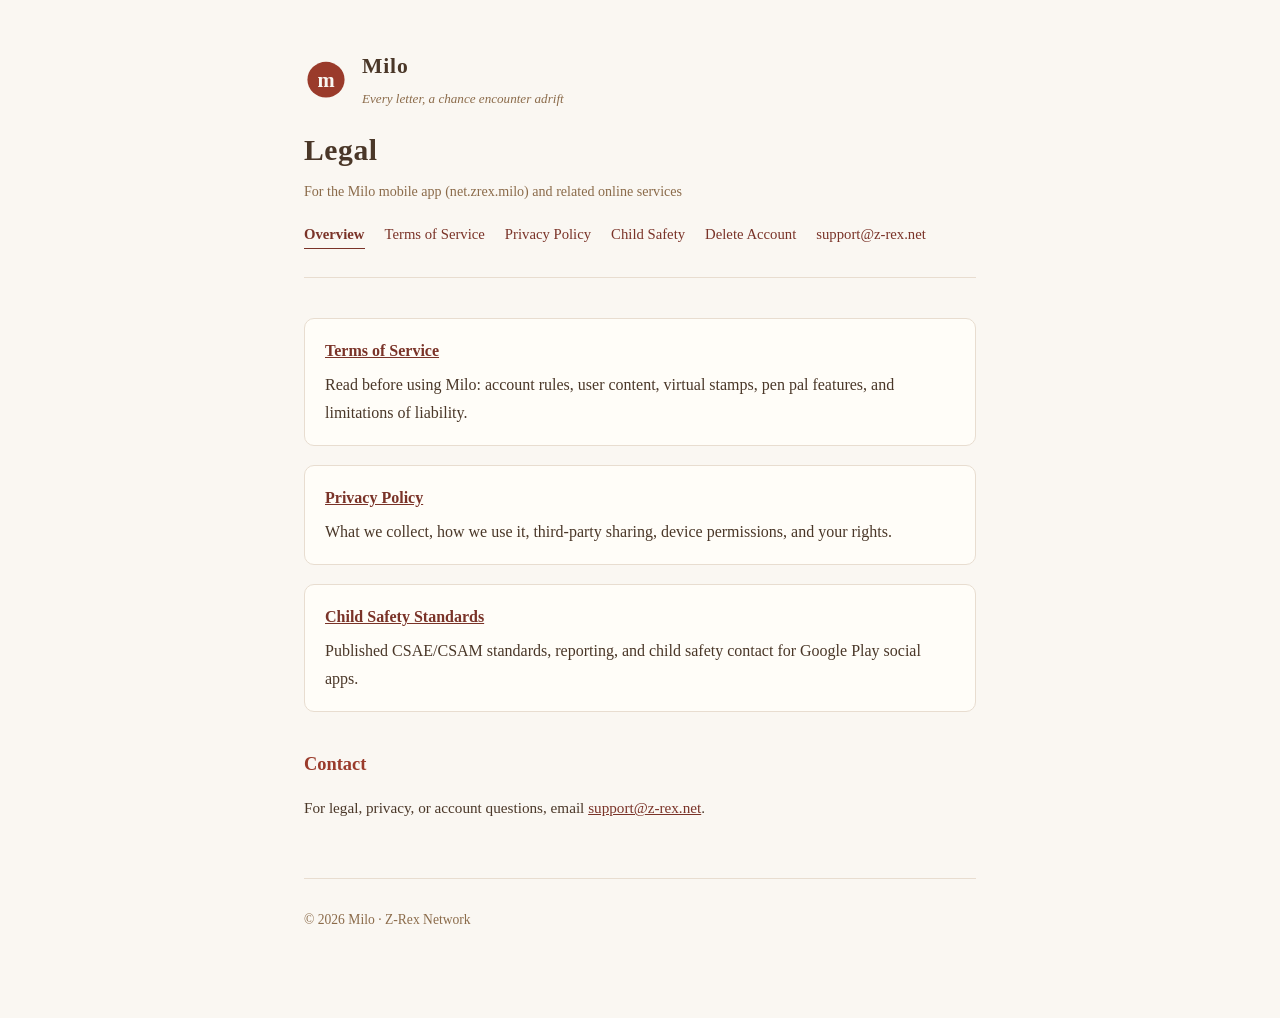
<file: index.html>
<!DOCTYPE html>
<html lang="en">
<head>
  <meta charset="UTF-8">
  <meta name="viewport" content="width=device-width, initial-scale=1.0">
  <meta name="description" content="Milo legal documents: Terms of Service and Privacy Policy">
  <title>Milo · Legal</title>
  <link rel="stylesheet" href="styles.css">
</head>
<body>
  <div class="wrap">
    <header>
      <a class="brand" href="./">
        <svg class="brand-mark" viewBox="0 0 32 32" xmlns="http://www.w3.org/2000/svg" aria-hidden="true">
          <ellipse cx="16" cy="16.5" rx="13.5" ry="13" fill="#9a3b2b"/>
          <text x="16" y="21.5" text-anchor="middle" fill="#f9f7f2" font-family="Georgia, 'Times New Roman', serif" font-size="15" font-weight="600">m</text>
        </svg>
        <span>
          <span class="brand-name">Milo</span>
          <span class="brand-tagline">Every letter, a chance encounter adrift</span>
        </span>
      </a>
      <h1>Legal</h1>
      <p class="meta">For the Milo mobile app (net.zrex.milo) and related online services</p>
      <nav class="legal-nav" aria-label="Legal navigation">
        <a href="index.html" aria-current="page">Overview</a>
        <a href="terms.html">Terms of Service</a>
        <a href="privacy.html">Privacy Policy</a>
        <a href="child-safety.html">Child Safety</a>
        <a href="delete-account/">Delete Account</a>
        <a href="mailto:support@z-rex.net">support@z-rex.net</a>
      </nav>
    </header>

    <main>
      <div class="card">
        <strong><a href="terms.html">Terms of Service</a></strong>
        Read before using Milo: account rules, user content, virtual stamps, pen pal features, and limitations of liability.
      </div>
      <div class="card">
        <strong><a href="privacy.html">Privacy Policy</a></strong>
        What we collect, how we use it, third-party sharing, device permissions, and your rights.
      </div>
      <div class="card">
        <strong><a href="child-safety.html">Child Safety Standards</a></strong>
        Published CSAE/CSAM standards, reporting, and child safety contact for Google Play social apps.
      </div>

      <h2>Contact</h2>
      <p>For legal, privacy, or account questions, email <a href="mailto:support@z-rex.net">support@z-rex.net</a>.</p>
    </main>

    <footer>
      <p>© 2026 Milo · Z-Rex Network</p>
    </footer>
  </div>
</body>
</html>
</file>
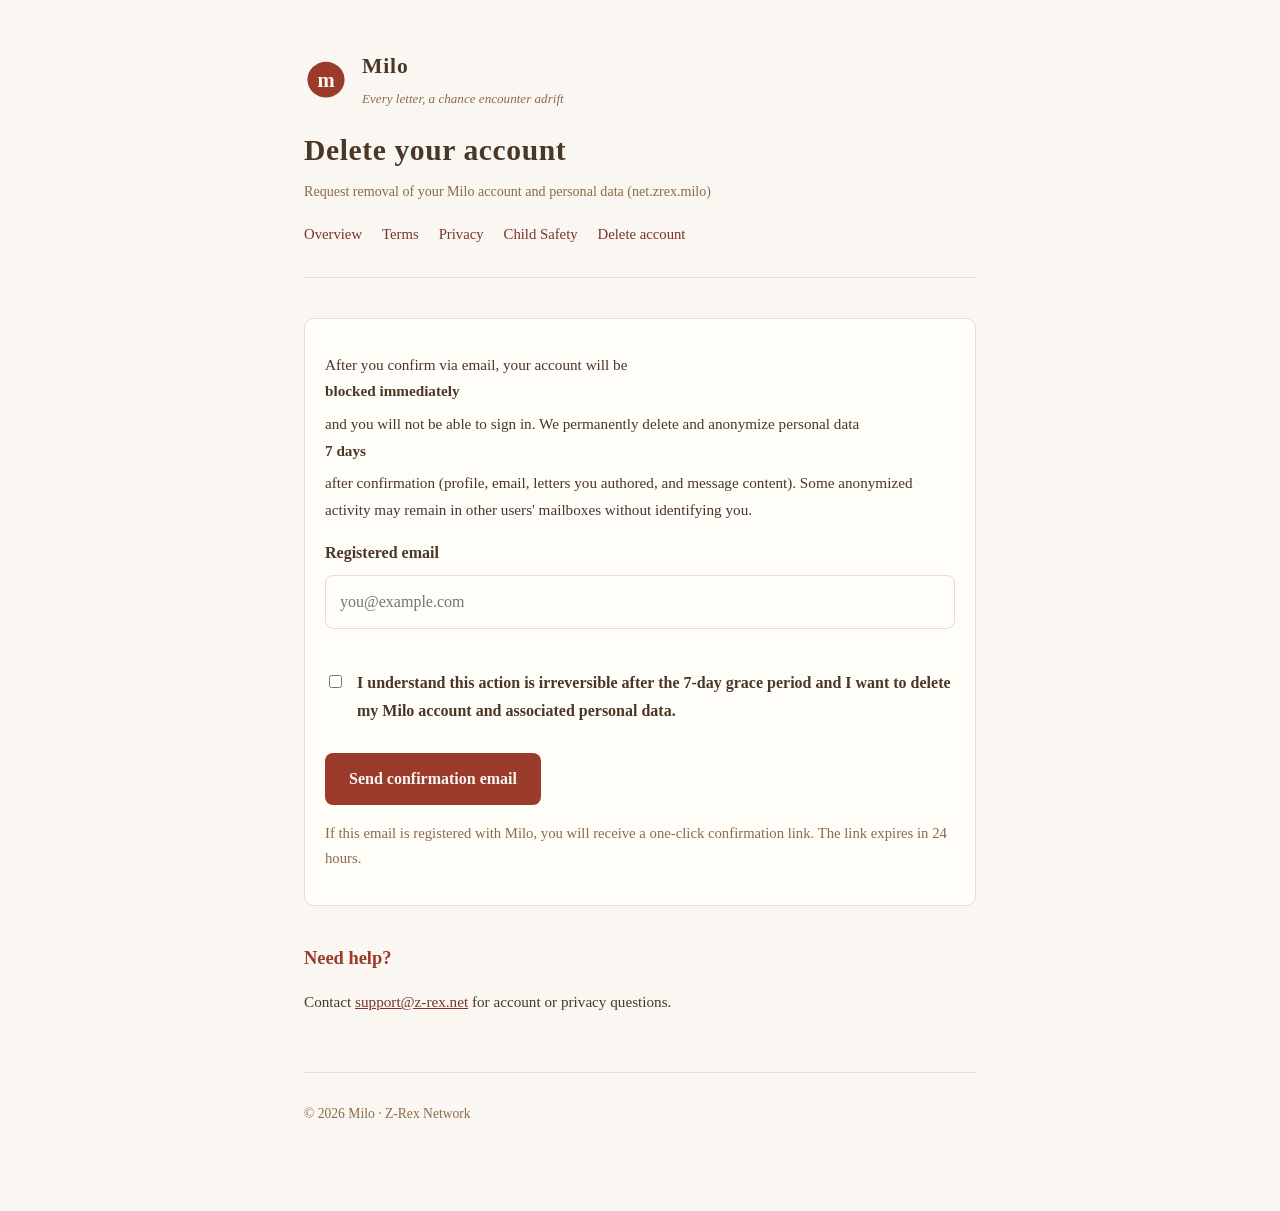
<file: delete-account/index.html>
<!DOCTYPE html>
<html lang="en">
<head>
  <meta charset="UTF-8">
  <meta name="viewport" content="width=device-width, initial-scale=1.0">
  <meta name="description" content="Request deletion of your Milo account and associated data">
  <title>Milo · Delete Account</title>
  <link rel="stylesheet" href="../styles.css">
  <style>
    .form-card label{display:block;margin-bottom:8px;font-weight:600;}
    .form-card input[type=email]{width:100%;padding:12px 14px;border:1px solid var(--border);border-radius:8px;font:inherit;background:var(--paper-elevated);color:var(--ink);margin-bottom:20px;}
    .agree-row{display:flex;gap:12px;align-items:flex-start;margin:20px 0;}
    .agree-row input{margin-top:6px;}
    .btn{display:inline-block;padding:12px 24px;background:var(--accent);color:#faf7f2;border:none;border-radius:8px;font:inherit;font-weight:600;cursor:pointer;}
    .btn:disabled{opacity:.5;cursor:not-allowed;}
    .notice{font-size:.92rem;color:var(--ink-muted);margin-top:16px;}
    .status{margin-top:20px;padding:14px 16px;border-radius:8px;display:none;}
    .status.ok{display:block;background:#eef5ee;color:#2d5a2d;border:1px solid #c8dcc8;}
    .status.err{display:block;background:#faf0ee;color:#7a3328;border:1px solid #e8cfc8;}
  </style>
</head>
<body>
  <div class="wrap">
    <header>
      <a class="brand" href="../">
        <svg class="brand-mark" viewBox="0 0 32 32" xmlns="http://www.w3.org/2000/svg" aria-hidden="true">
          <ellipse cx="16" cy="16.5" rx="13.5" ry="13" fill="#9a3b2b"/>
          <text x="16" y="21.5" text-anchor="middle" fill="#f9f7f2" font-family="Georgia, 'Times New Roman', serif" font-size="15" font-weight="600">m</text>
        </svg>
        <span>
          <span class="brand-name">Milo</span>
          <span class="brand-tagline">Every letter, a chance encounter adrift</span>
        </span>
      </a>
      <h1>Delete your account</h1>
      <p class="meta">Request removal of your Milo account and personal data (net.zrex.milo)</p>
      <nav class="legal-nav" aria-label="Legal navigation">
        <a href="../">Overview</a>
        <a href="../terms.html">Terms</a>
        <a href="../privacy.html">Privacy</a>
        <a href="../child-safety.html">Child Safety</a>
        <a href="./">Delete account</a>
      </nav>
    </header>

    <main>
      <div class="card form-card">
        <p>After you confirm via email, your account will be <strong>blocked immediately</strong> and you will not be able to sign in. We permanently delete and anonymize personal data <strong>7 days</strong> after confirmation (profile, email, letters you authored, and message content). Some anonymized activity may remain in other users' mailboxes without identifying you.</p>

        <form id="delete-form">
          <label for="email">Registered email</label>
          <input id="email" name="email" type="email" required autocomplete="email" placeholder="you@example.com">

          <div class="agree-row">
            <input id="agree" name="agree" type="checkbox" required>
            <label for="agree">I understand this action is irreversible after the 7-day grace period and I want to delete my Milo account and associated personal data.</label>
          </div>

          <button class="btn" type="submit" id="submit-btn">Send confirmation email</button>
        </form>

        <p class="notice">If this email is registered with Milo, you will receive a one-click confirmation link. The link expires in 24 hours.</p>
        <div id="status" class="status" role="status"></div>
      </div>

      <h2>Need help?</h2>
      <p>Contact <a href="mailto:support@z-rex.net">support@z-rex.net</a> for account or privacy questions.</p>
    </main>

    <footer>
      <p>© 2026 Milo · Z-Rex Network</p>
    </footer>
  </div>

  <script>
    const API_BASE = 'https://milo.z-rex.net/api/v1';
    const form = document.getElementById('delete-form');
    const statusEl = document.getElementById('status');
    const submitBtn = document.getElementById('submit-btn');

    function showStatus(msg, ok) {
      statusEl.textContent = msg;
      statusEl.className = 'status ' + (ok ? 'ok' : 'err');
    }

    form.addEventListener('submit', async (e) => {
      e.preventDefault();
      submitBtn.disabled = true;
      statusEl.className = 'status';
      try {
        const email = document.getElementById('email').value.trim();
        const agree = document.getElementById('agree').checked;
        const res = await fetch(API_BASE + '/account/deletion/request', {
          method: 'POST',
          headers: { 'Content-Type': 'application/json' },
          body: JSON.stringify({ email, agree, language: 'en' })
        });
        const data = await res.json().catch(() => ({}));
        if (!res.ok) {
          throw new Error(data.message || 'Request failed');
        }
        let msg = 'If this email is registered, a confirmation link has been sent. Please check your inbox.';
        if (data.data && data.data.debug_link) {
          msg += ' Debug link: ' + data.data.debug_link;
        }
        showStatus(msg, true);
      } catch (err) {
        showStatus(err.message || 'Something went wrong. Please try again later.', false);
      } finally {
        submitBtn.disabled = false;
      }
    });
  </script>
</body>
</html>
</file>
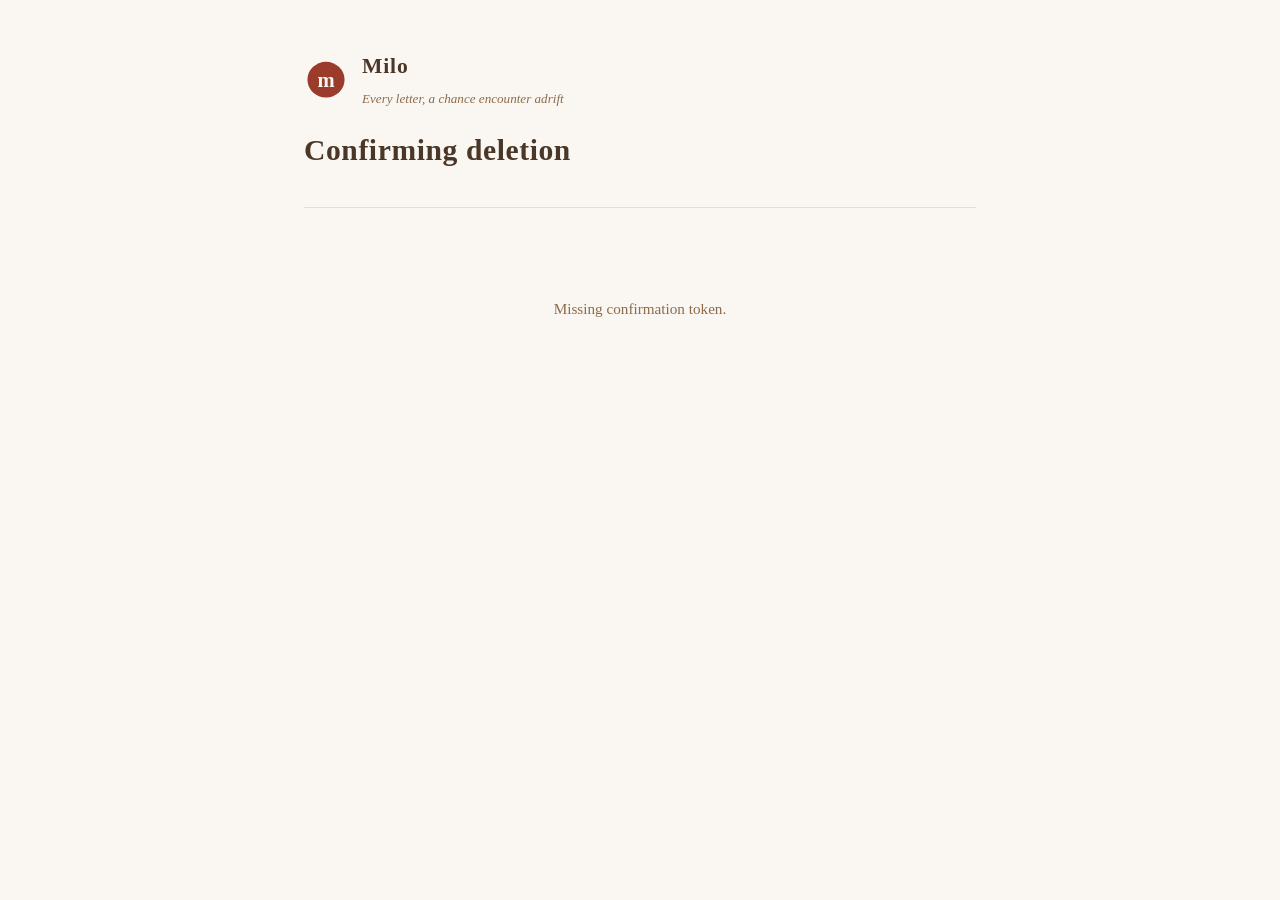
<file: delete-account/confirm/index.html>
<!DOCTYPE html>
<html lang="en">
<head>
  <meta charset="UTF-8">
  <meta name="viewport" content="width=device-width, initial-scale=1.0">
  <title>Milo · Confirming deletion…</title>
  <link rel="stylesheet" href="../../styles.css">
  <style>
    .loading{text-align:center;padding:48px 24px;color:var(--ink-muted);}
  </style>
</head>
<body>
  <div class="wrap">
    <header>
      <a class="brand" href="../../">
        <svg class="brand-mark" viewBox="0 0 32 32" xmlns="http://www.w3.org/2000/svg" aria-hidden="true">
          <ellipse cx="16" cy="16.5" rx="13.5" ry="13" fill="#9a3b2b"/>
          <text x="16" y="21.5" text-anchor="middle" fill="#f9f7f2" font-family="Georgia, 'Times New Roman', serif" font-size="15" font-weight="600">m</text>
        </svg>
        <span>
          <span class="brand-name">Milo</span>
          <span class="brand-tagline">Every letter, a chance encounter adrift</span>
        </span>
      </a>
      <h1>Confirming deletion</h1>
    </header>
    <main>
      <p class="loading" id="msg">Please wait…</p>
    </main>
  </div>
  <script>
    (function () {
      const token = new URLSearchParams(location.search).get('token');
      const api = 'https://milo.z-rex.net/api/v1/account/deletion/confirm';
      if (!token) {
        document.getElementById('msg').textContent = 'Missing confirmation token.';
        return;
      }
      location.replace(api + '?token=' + encodeURIComponent(token));
    })();
  </script>
</body>
</html>
</file>
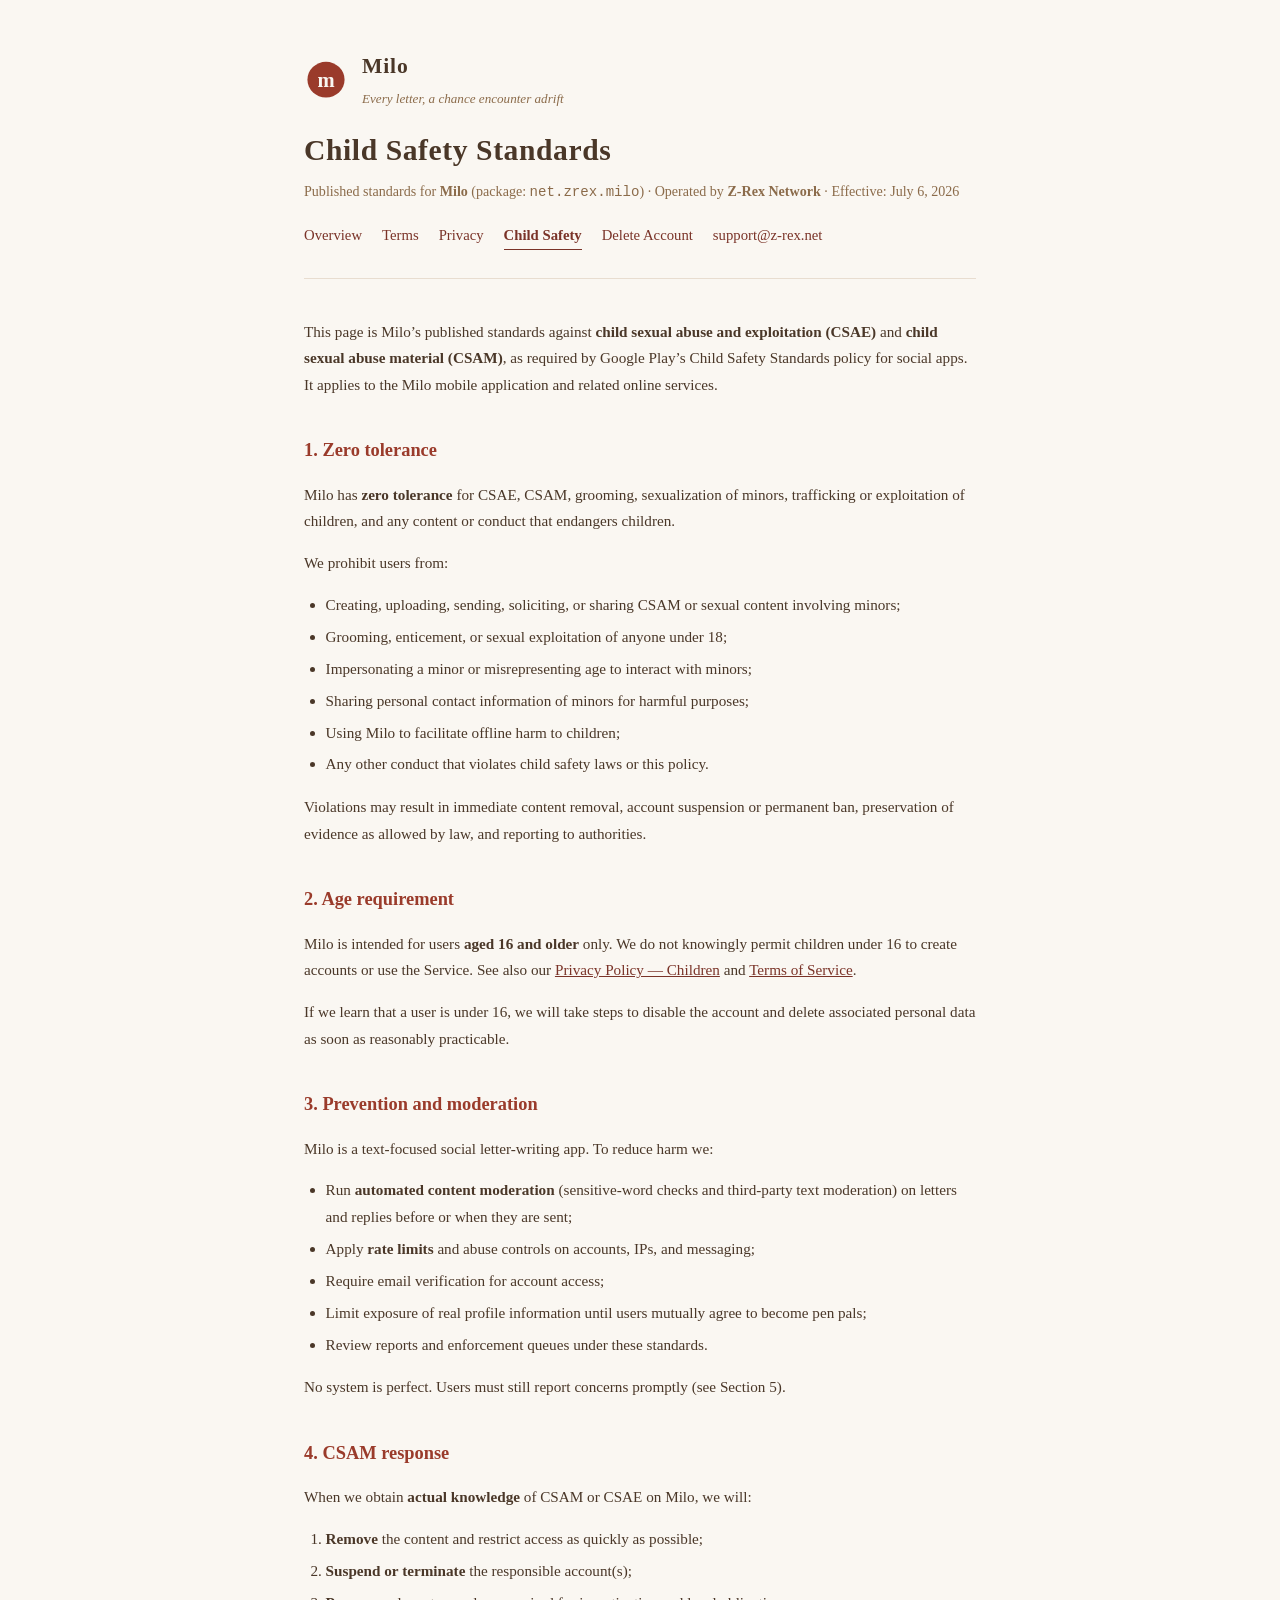
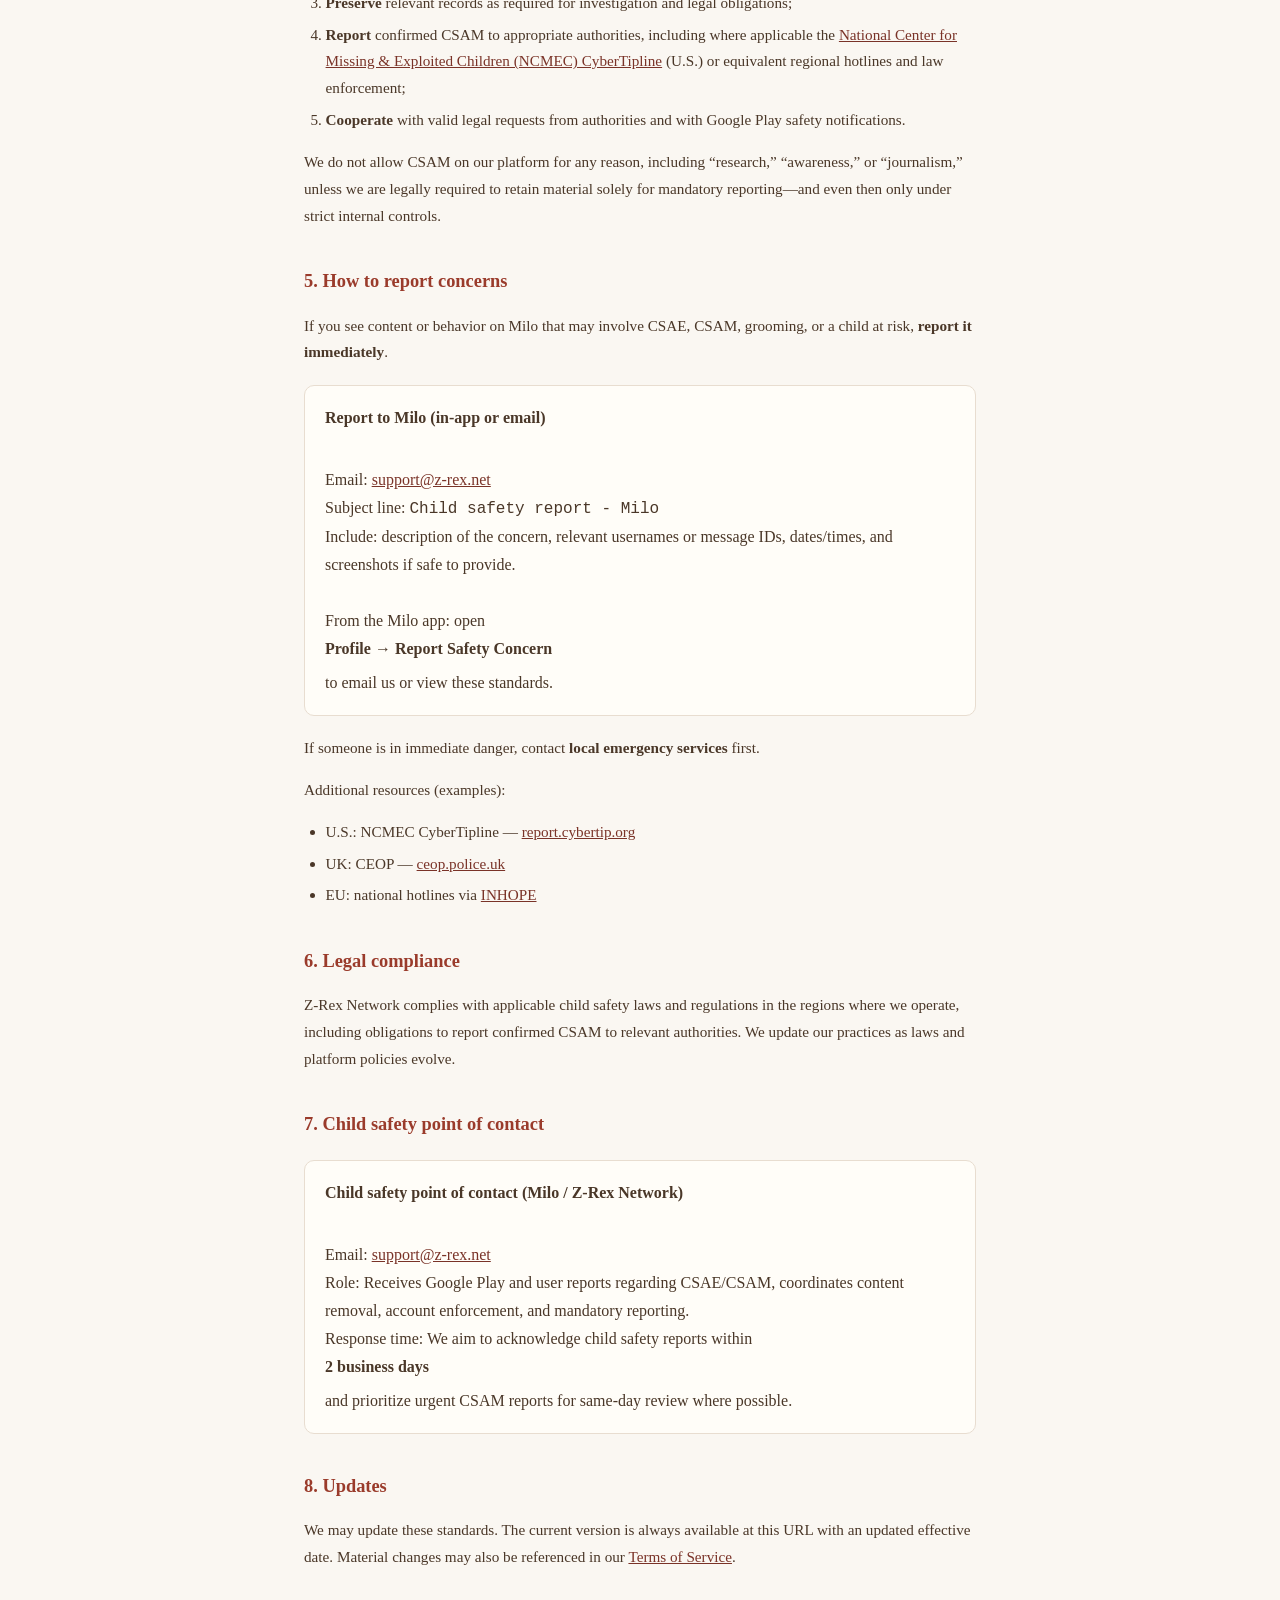
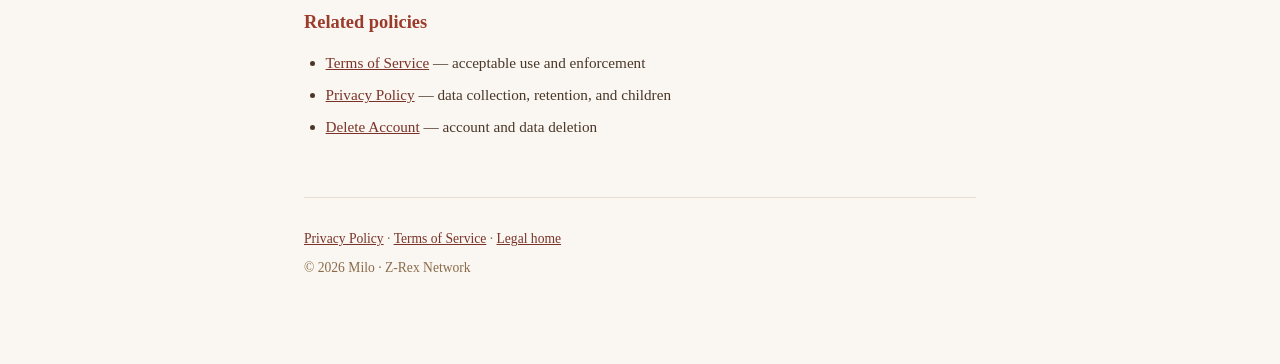
<file: child-safety.html>
<!DOCTYPE html>
<html lang="en">
<head>
  <meta charset="UTF-8">
  <meta name="viewport" content="width=device-width, initial-scale=1.0">
  <meta name="description" content="Milo Child Safety Standards — CSAE and CSAM policies for net.zrex.milo">
  <title>Child Safety Standards · Milo</title>
  <link rel="stylesheet" href="styles.css">
</head>
<body>
  <div class="wrap">
    <header>
      <a class="brand" href="index.html">
        <svg class="brand-mark" viewBox="0 0 32 32" xmlns="http://www.w3.org/2000/svg" aria-hidden="true">
          <ellipse cx="16" cy="16.5" rx="13.5" ry="13" fill="#9a3b2b"/>
          <text x="16" y="21.5" text-anchor="middle" fill="#f9f7f2" font-family="Georgia, 'Times New Roman', serif" font-size="15" font-weight="600">m</text>
        </svg>
        <span>
          <span class="brand-name">Milo</span>
          <span class="brand-tagline">Every letter, a chance encounter adrift</span>
        </span>
      </a>
      <h1>Child Safety Standards</h1>
      <p class="meta">Published standards for <strong>Milo</strong> (package: <code>net.zrex.milo</code>) · Operated by <strong>Z-Rex Network</strong> · Effective: July 6, 2026</p>
      <nav class="legal-nav" aria-label="Legal navigation">
        <a href="index.html">Overview</a>
        <a href="terms.html">Terms</a>
        <a href="privacy.html">Privacy</a>
        <a href="child-safety.html" aria-current="page">Child Safety</a>
        <a href="delete-account/">Delete Account</a>
        <a href="mailto:support@z-rex.net">support@z-rex.net</a>
      </nav>
    </header>

    <main>
      <p>This page is Milo’s published standards against <strong>child sexual abuse and exploitation (CSAE)</strong> and <strong>child sexual abuse material (CSAM)</strong>, as required by Google Play’s Child Safety Standards policy for social apps. It applies to the Milo mobile application and related online services.</p>

      <h2 id="zero-tolerance">1. Zero tolerance</h2>
      <p>Milo has <strong>zero tolerance</strong> for CSAE, CSAM, grooming, sexualization of minors, trafficking or exploitation of children, and any content or conduct that endangers children.</p>
      <p>We prohibit users from:</p>
      <ul>
        <li>Creating, uploading, sending, soliciting, or sharing CSAM or sexual content involving minors;</li>
        <li>Grooming, enticement, or sexual exploitation of anyone under 18;</li>
        <li>Impersonating a minor or misrepresenting age to interact with minors;</li>
        <li>Sharing personal contact information of minors for harmful purposes;</li>
        <li>Using Milo to facilitate offline harm to children;</li>
        <li>Any other conduct that violates child safety laws or this policy.</li>
      </ul>
      <p>Violations may result in immediate content removal, account suspension or permanent ban, preservation of evidence as allowed by law, and reporting to authorities.</p>

      <h2 id="age">2. Age requirement</h2>
      <p>Milo is intended for users <strong>aged 16 and older</strong> only. We do not knowingly permit children under 16 to create accounts or use the Service. See also our <a href="privacy.html#children">Privacy Policy — Children</a> and <a href="terms.html">Terms of Service</a>.</p>
      <p>If we learn that a user is under 16, we will take steps to disable the account and delete associated personal data as soon as reasonably practicable.</p>

      <h2 id="prevention">3. Prevention and moderation</h2>
      <p>Milo is a text-focused social letter-writing app. To reduce harm we:</p>
      <ul>
        <li>Run <strong>automated content moderation</strong> (sensitive-word checks and third-party text moderation) on letters and replies before or when they are sent;</li>
        <li>Apply <strong>rate limits</strong> and abuse controls on accounts, IPs, and messaging;</li>
        <li>Require email verification for account access;</li>
        <li>Limit exposure of real profile information until users mutually agree to become pen pals;</li>
        <li>Review reports and enforcement queues under these standards.</li>
      </ul>
      <p>No system is perfect. Users must still report concerns promptly (see Section 5).</p>

      <h2 id="csam">4. CSAM response</h2>
      <p>When we obtain <strong>actual knowledge</strong> of CSAM or CSAE on Milo, we will:</p>
      <ol>
        <li><strong>Remove</strong> the content and restrict access as quickly as possible;</li>
        <li><strong>Suspend or terminate</strong> the responsible account(s);</li>
        <li><strong>Preserve</strong> relevant records as required for investigation and legal obligations;</li>
        <li><strong>Report</strong> confirmed CSAM to appropriate authorities, including where applicable the <a href="https://www.missingkids.org/gethelpnow/cybertipline" rel="noopener noreferrer" target="_blank">National Center for Missing &amp; Exploited Children (NCMEC) CyberTipline</a> (U.S.) or equivalent regional hotlines and law enforcement;</li>
        <li><strong>Cooperate</strong> with valid legal requests from authorities and with Google Play safety notifications.</li>
      </ol>
      <p>We do not allow CSAM on our platform for any reason, including “research,” “awareness,” or “journalism,” unless we are legally required to retain material solely for mandatory reporting—and even then only under strict internal controls.</p>

      <h2 id="report">5. How to report concerns</h2>
      <p>If you see content or behavior on Milo that may involve CSAE, CSAM, grooming, or a child at risk, <strong>report it immediately</strong>.</p>

      <div class="card">
        <strong>Report to Milo (in-app or email)</strong><br>
        Email: <a href="mailto:support@z-rex.net?subject=Child%20safety%20report%20-%20Milo">support@z-rex.net</a><br>
        Subject line: <code>Child safety report - Milo</code><br>
        Include: description of the concern, relevant usernames or message IDs, dates/times, and screenshots if safe to provide.<br><br>
        From the Milo app: open <strong>Profile → Report Safety Concern</strong> to email us or view these standards.
      </div>

      <p>If someone is in immediate danger, contact <strong>local emergency services</strong> first.</p>
      <p>Additional resources (examples):</p>
      <ul>
        <li>U.S.: NCMEC CyberTipline — <a href="https://report.cybertip.org/" rel="noopener noreferrer" target="_blank">report.cybertip.org</a></li>
        <li>UK: CEOP — <a href="https://www.ceop.police.uk/" rel="noopener noreferrer" target="_blank">ceop.police.uk</a></li>
        <li>EU: national hotlines via <a href="https://www.inhope.org/" rel="noopener noreferrer" target="_blank">INHOPE</a></li>
      </ul>

      <h2 id="law">6. Legal compliance</h2>
      <p>Z-Rex Network complies with applicable child safety laws and regulations in the regions where we operate, including obligations to report confirmed CSAM to relevant authorities. We update our practices as laws and platform policies evolve.</p>

      <h2 id="contact">7. Child safety point of contact</h2>
      <div class="card">
        <strong>Child safety point of contact (Milo / Z-Rex Network)</strong><br>
        Email: <a href="mailto:support@z-rex.net?subject=Child%20safety%20point%20of%20contact%20-%20Milo">support@z-rex.net</a><br>
        Role: Receives Google Play and user reports regarding CSAE/CSAM, coordinates content removal, account enforcement, and mandatory reporting.<br>
        Response time: We aim to acknowledge child safety reports within <strong>2 business days</strong> and prioritize urgent CSAM reports for same-day review where possible.
      </div>

      <h2 id="updates">8. Updates</h2>
      <p>We may update these standards. The current version is always available at this URL with an updated effective date. Material changes may also be referenced in our <a href="terms.html">Terms of Service</a>.</p>

      <h2 id="related">Related policies</h2>
      <ul>
        <li><a href="terms.html">Terms of Service</a> — acceptable use and enforcement</li>
        <li><a href="privacy.html">Privacy Policy</a> — data collection, retention, and children</li>
        <li><a href="delete-account/">Delete Account</a> — account and data deletion</li>
      </ul>
    </main>

    <footer>
      <p><a href="privacy.html">Privacy Policy</a> · <a href="terms.html">Terms of Service</a> · <a href="index.html">Legal home</a></p>
      <p>© 2026 Milo · Z-Rex Network</p>
    </footer>
  </div>
</body>
</html>
</file>
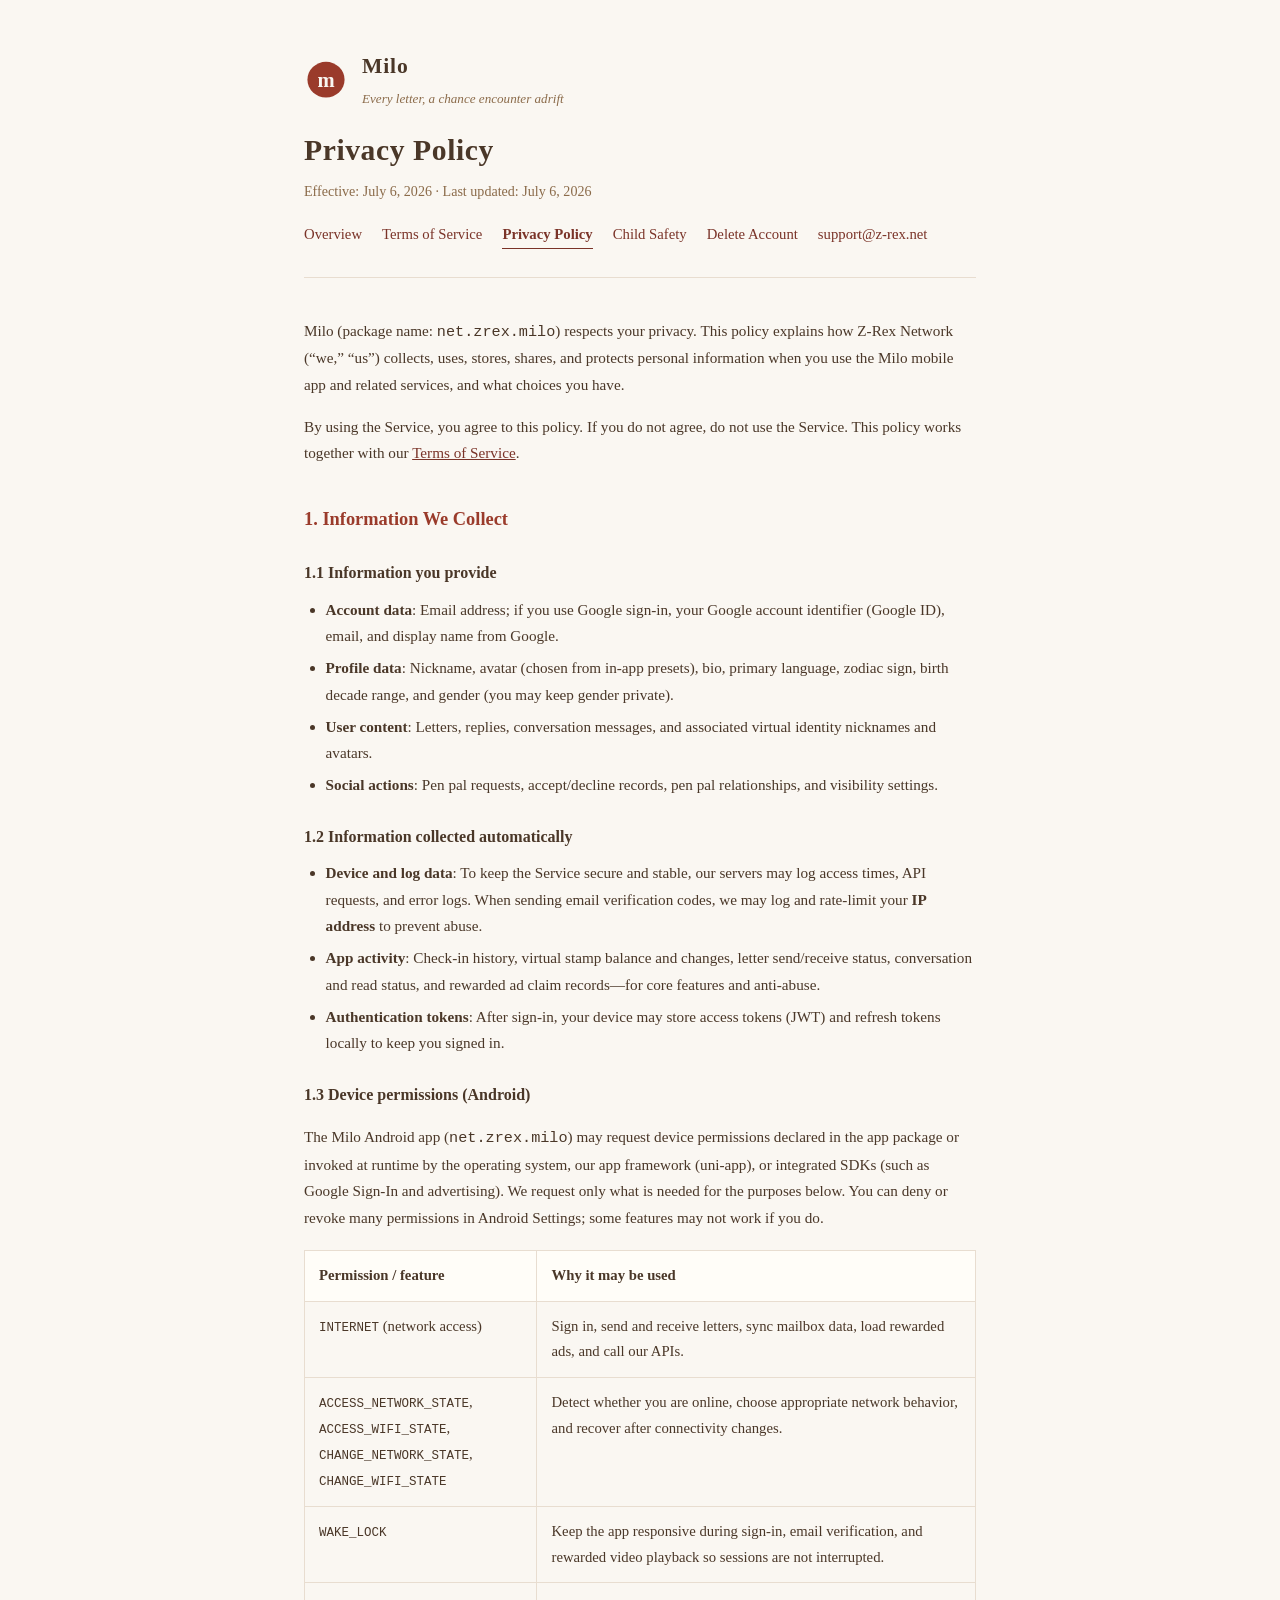
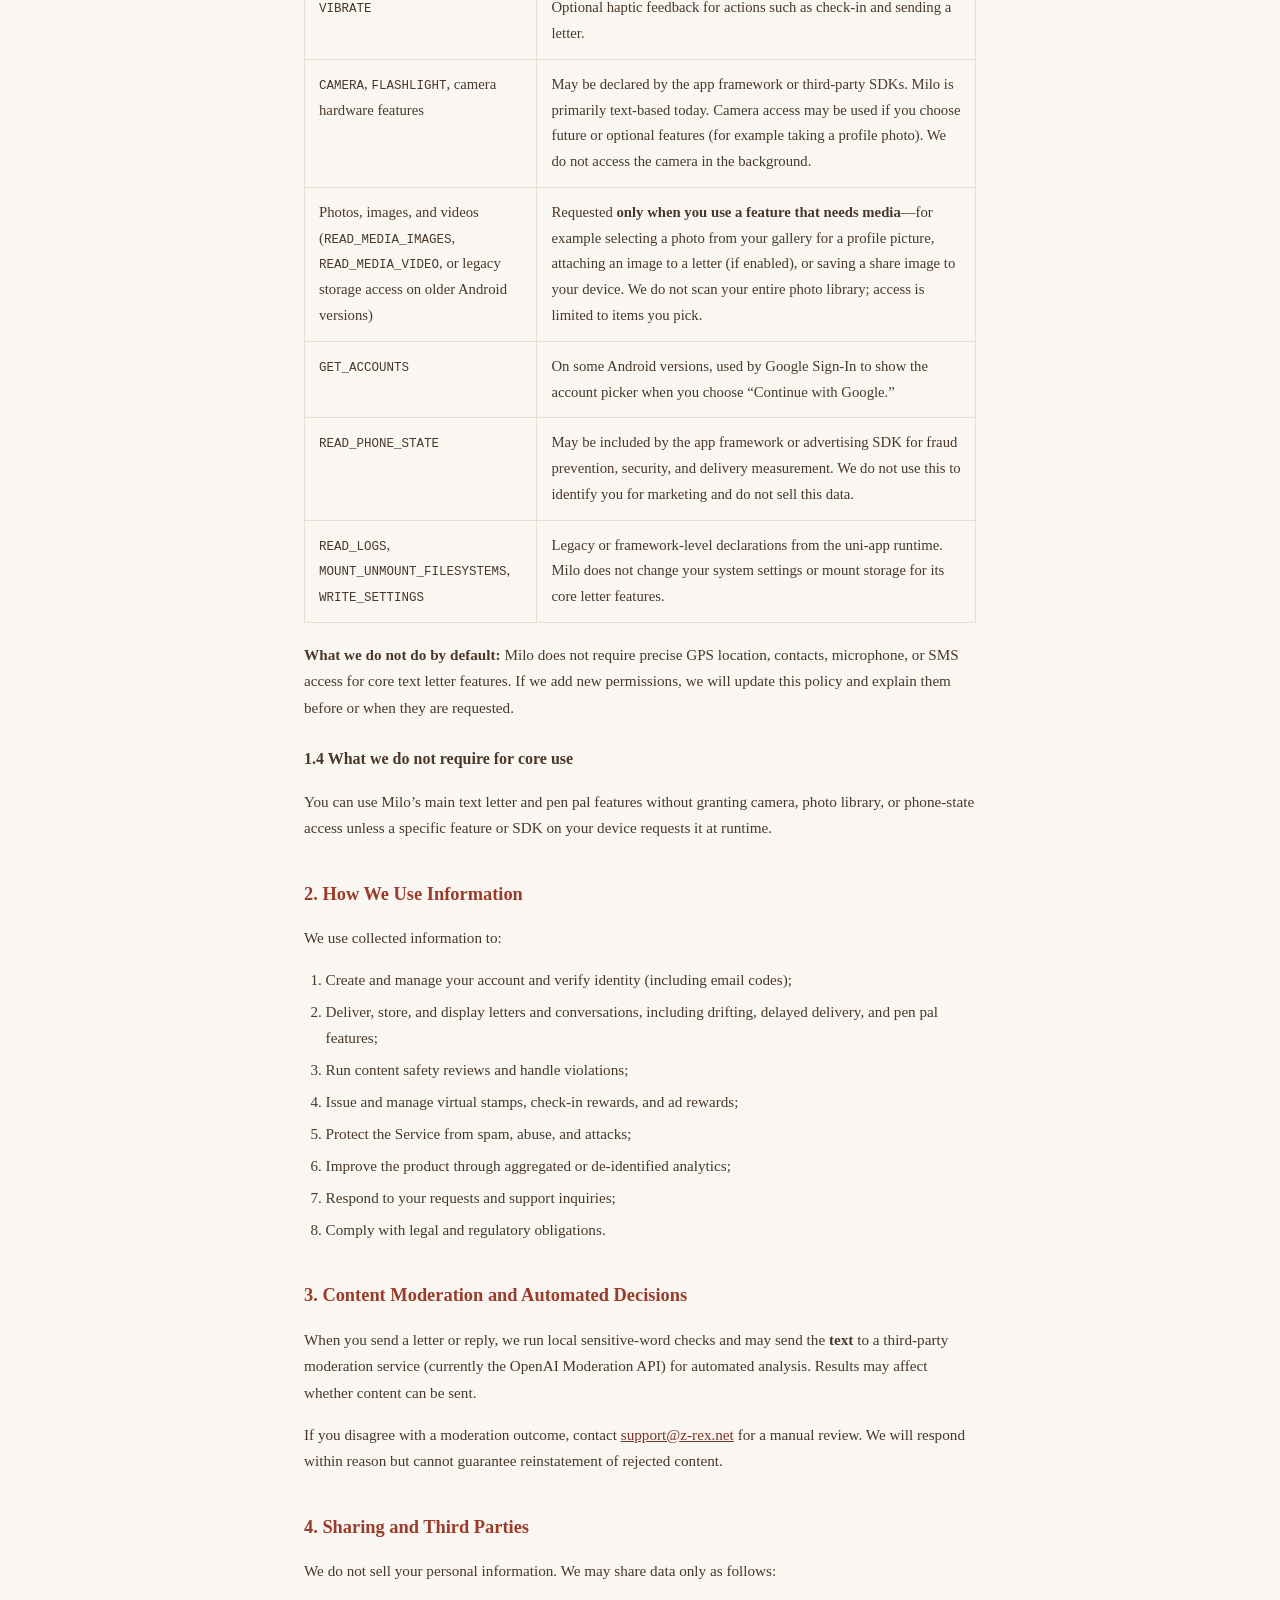
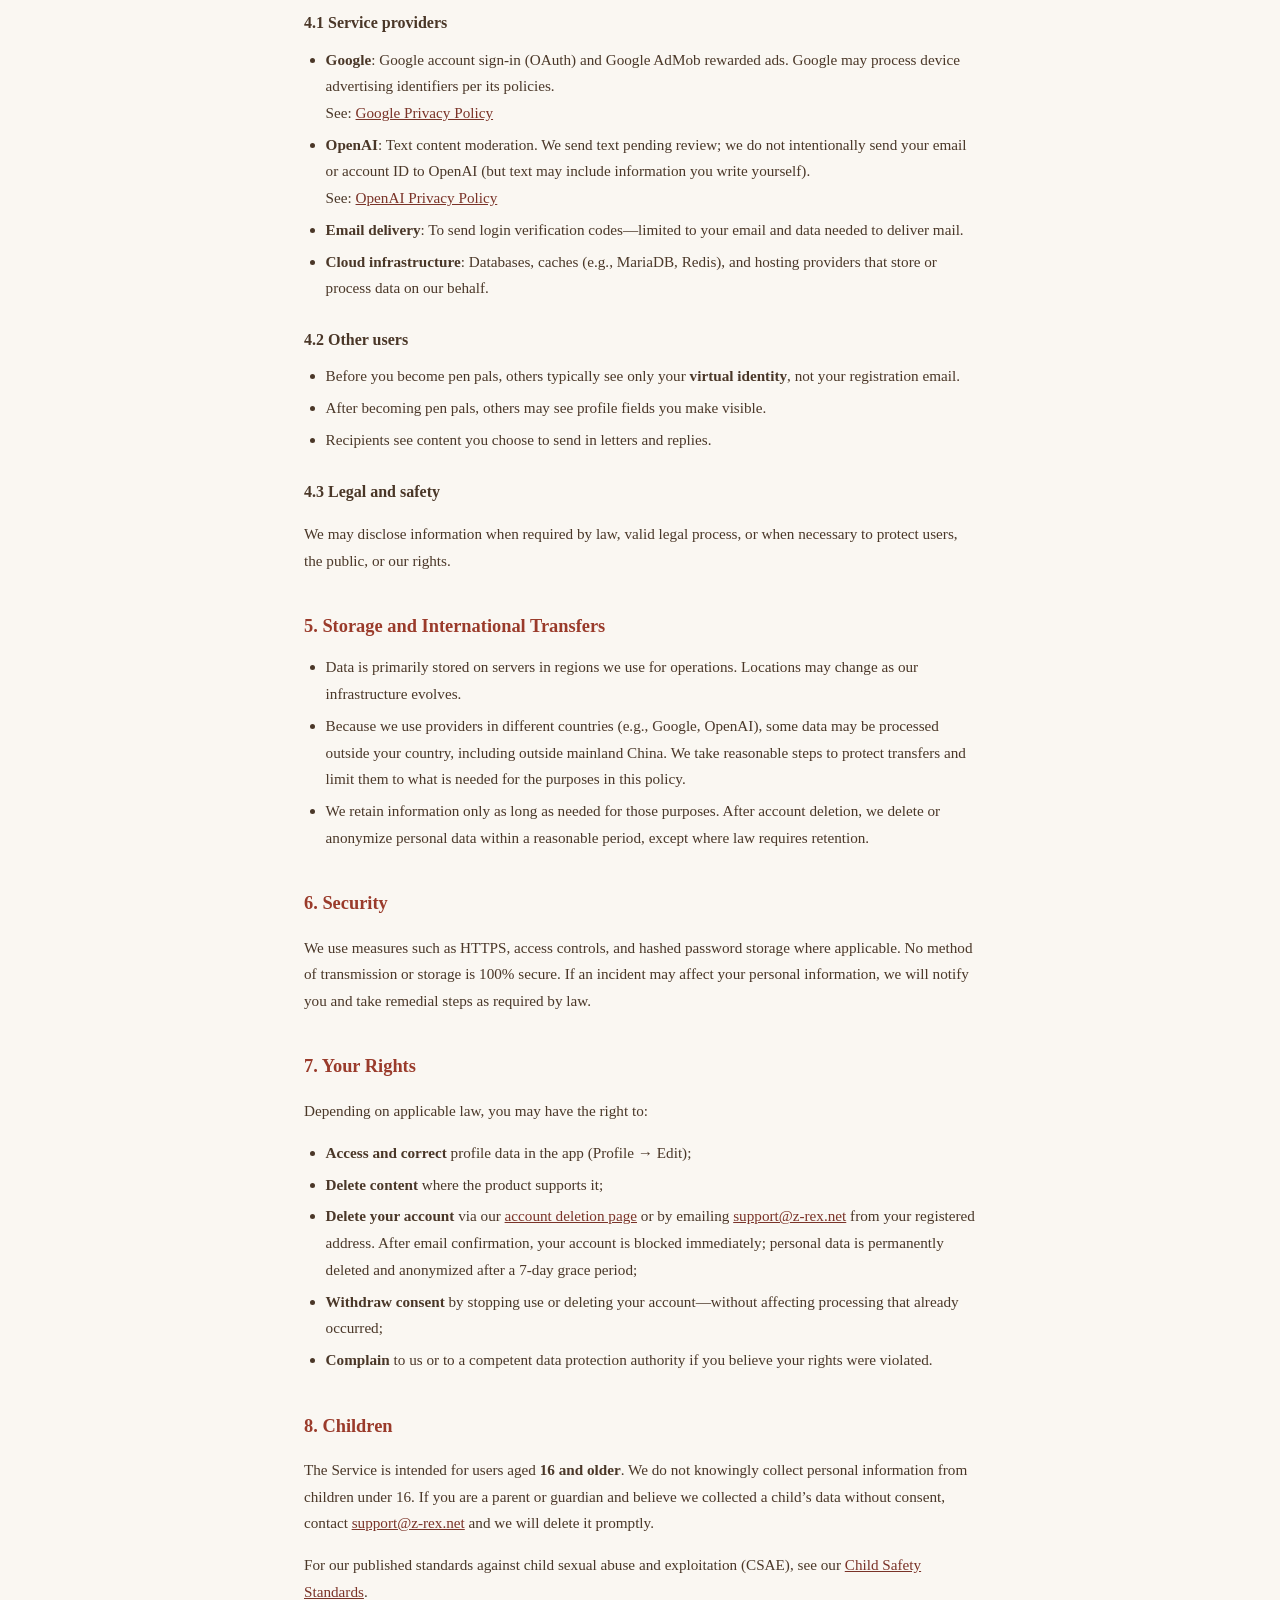
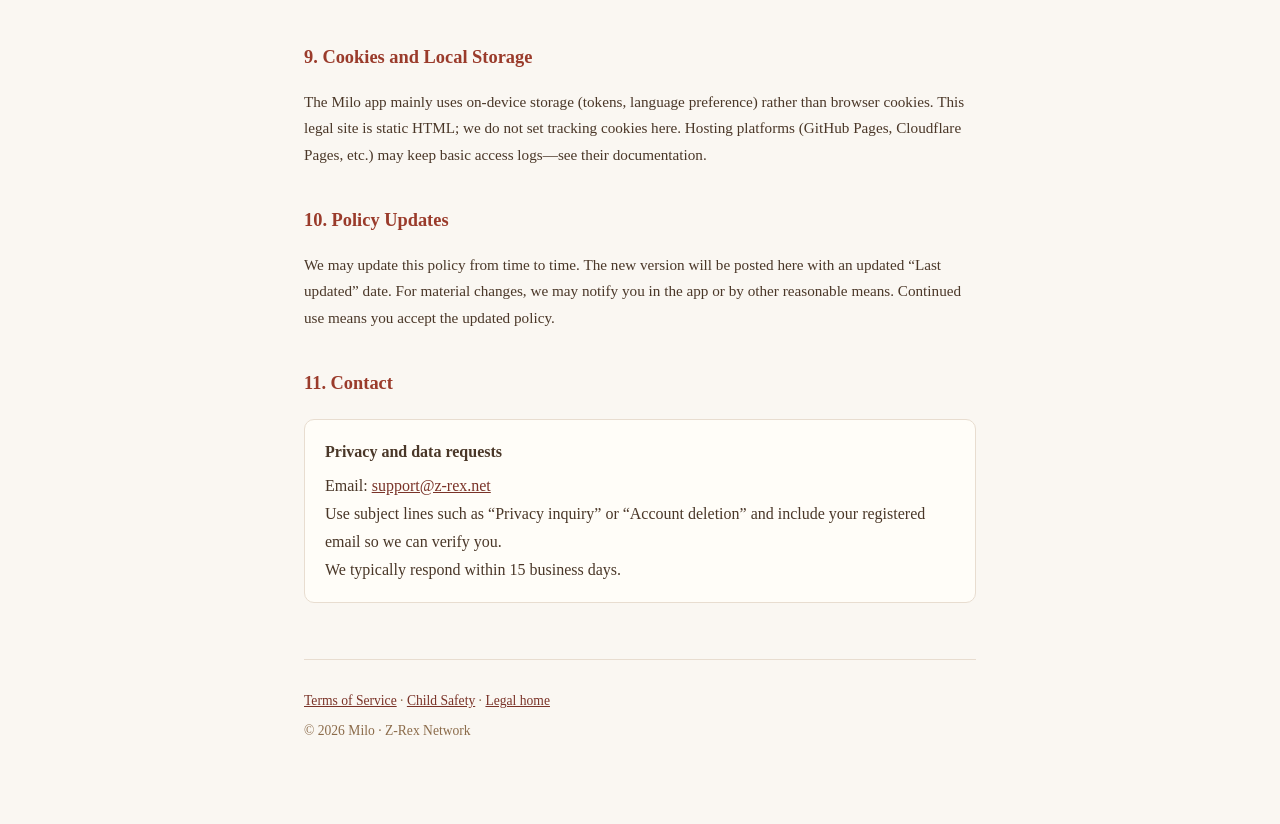
<file: privacy.html>
<!DOCTYPE html>
<html lang="en">
<head>
  <meta charset="UTF-8">
  <meta name="viewport" content="width=device-width, initial-scale=1.0">
  <meta name="description" content="Milo Privacy Policy">
  <title>Privacy Policy · Milo</title>
  <link rel="stylesheet" href="styles.css">
</head>
<body>
  <div class="wrap">
    <header>
      <a class="brand" href="index.html">
        <svg class="brand-mark" viewBox="0 0 32 32" xmlns="http://www.w3.org/2000/svg" aria-hidden="true">
          <ellipse cx="16" cy="16.5" rx="13.5" ry="13" fill="#9a3b2b"/>
          <text x="16" y="21.5" text-anchor="middle" fill="#f9f7f2" font-family="Georgia, 'Times New Roman', serif" font-size="15" font-weight="600">m</text>
        </svg>
        <span>
          <span class="brand-name">Milo</span>
          <span class="brand-tagline">Every letter, a chance encounter adrift</span>
        </span>
      </a>
      <h1>Privacy Policy</h1>
      <p class="meta">Effective: July 6, 2026 · Last updated: July 6, 2026</p>
      <nav class="legal-nav" aria-label="Legal navigation">
        <a href="index.html">Overview</a>
        <a href="terms.html">Terms of Service</a>
        <a href="privacy.html" aria-current="page">Privacy Policy</a>
        <a href="child-safety.html">Child Safety</a>
        <a href="delete-account/">Delete Account</a>
        <a href="mailto:support@z-rex.net">support@z-rex.net</a>
      </nav>
    </header>

    <main>
      <p>Milo (package name: <code>net.zrex.milo</code>) respects your privacy. This policy explains how Z-Rex Network (“we,” “us”) collects, uses, stores, shares, and protects personal information when you use the Milo mobile app and related services, and what choices you have.</p>
      <p>By using the Service, you agree to this policy. If you do not agree, do not use the Service. This policy works together with our <a href="terms.html">Terms of Service</a>.</p>

      <h2>1. Information We Collect</h2>

      <h3>1.1 Information you provide</h3>
      <ul>
        <li><strong>Account data</strong>: Email address; if you use Google sign-in, your Google account identifier (Google ID), email, and display name from Google.</li>
        <li><strong>Profile data</strong>: Nickname, avatar (chosen from in-app presets), bio, primary language, zodiac sign, birth decade range, and gender (you may keep gender private).</li>
        <li><strong>User content</strong>: Letters, replies, conversation messages, and associated virtual identity nicknames and avatars.</li>
        <li><strong>Social actions</strong>: Pen pal requests, accept/decline records, pen pal relationships, and visibility settings.</li>
      </ul>

      <h3>1.2 Information collected automatically</h3>
      <ul>
        <li><strong>Device and log data</strong>: To keep the Service secure and stable, our servers may log access times, API requests, and error logs. When sending email verification codes, we may log and rate-limit your <strong>IP address</strong> to prevent abuse.</li>
        <li><strong>App activity</strong>: Check-in history, virtual stamp balance and changes, letter send/receive status, conversation and read status, and rewarded ad claim records—for core features and anti-abuse.</li>
        <li><strong>Authentication tokens</strong>: After sign-in, your device may store access tokens (JWT) and refresh tokens locally to keep you signed in.</li>
      </ul>

      <h3>1.3 Device permissions (Android)</h3>
      <p>The Milo Android app (<code>net.zrex.milo</code>) may request device permissions declared in the app package or invoked at runtime by the operating system, our app framework (uni-app), or integrated SDKs (such as Google Sign-In and advertising). We request only what is needed for the purposes below. You can deny or revoke many permissions in Android Settings; some features may not work if you do.</p>

      <table class="perm-table">
        <thead>
          <tr>
            <th>Permission / feature</th>
            <th>Why it may be used</th>
          </tr>
        </thead>
        <tbody>
          <tr>
            <td><code>INTERNET</code> (network access)</td>
            <td>Sign in, send and receive letters, sync mailbox data, load rewarded ads, and call our APIs.</td>
          </tr>
          <tr>
            <td><code>ACCESS_NETWORK_STATE</code>, <code>ACCESS_WIFI_STATE</code>, <code>CHANGE_NETWORK_STATE</code>, <code>CHANGE_WIFI_STATE</code></td>
            <td>Detect whether you are online, choose appropriate network behavior, and recover after connectivity changes.</td>
          </tr>
          <tr>
            <td><code>WAKE_LOCK</code></td>
            <td>Keep the app responsive during sign-in, email verification, and rewarded video playback so sessions are not interrupted.</td>
          </tr>
          <tr>
            <td><code>VIBRATE</code></td>
            <td>Optional haptic feedback for actions such as check-in and sending a letter.</td>
          </tr>
          <tr>
            <td><code>CAMERA</code>, <code>FLASHLIGHT</code>, camera hardware features</td>
            <td>May be declared by the app framework or third-party SDKs. Milo is primarily text-based today. Camera access may be used if you choose future or optional features (for example taking a profile photo). We do not access the camera in the background.</td>
          </tr>
          <tr>
            <td>Photos, images, and videos (<code>READ_MEDIA_IMAGES</code>, <code>READ_MEDIA_VIDEO</code>, or legacy storage access on older Android versions)</td>
            <td>Requested <strong>only when you use a feature that needs media</strong>—for example selecting a photo from your gallery for a profile picture, attaching an image to a letter (if enabled), or saving a share image to your device. We do not scan your entire photo library; access is limited to items you pick.</td>
          </tr>
          <tr>
            <td><code>GET_ACCOUNTS</code></td>
            <td>On some Android versions, used by Google Sign-In to show the account picker when you choose “Continue with Google.”</td>
          </tr>
          <tr>
            <td><code>READ_PHONE_STATE</code></td>
            <td>May be included by the app framework or advertising SDK for fraud prevention, security, and delivery measurement. We do not use this to identify you for marketing and do not sell this data.</td>
          </tr>
          <tr>
            <td><code>READ_LOGS</code>, <code>MOUNT_UNMOUNT_FILESYSTEMS</code>, <code>WRITE_SETTINGS</code></td>
            <td>Legacy or framework-level declarations from the uni-app runtime. Milo does not change your system settings or mount storage for its core letter features.</td>
          </tr>
        </tbody>
      </table>

      <p><strong>What we do not do by default:</strong> Milo does not require precise GPS location, contacts, microphone, or SMS access for core text letter features. If we add new permissions, we will update this policy and explain them before or when they are requested.</p>

      <h3>1.4 What we do not require for core use</h3>
      <p>You can use Milo’s main text letter and pen pal features without granting camera, photo library, or phone-state access unless a specific feature or SDK on your device requests it at runtime.</p>

      <h2>2. How We Use Information</h2>
      <p>We use collected information to:</p>
      <ol>
        <li>Create and manage your account and verify identity (including email codes);</li>
        <li>Deliver, store, and display letters and conversations, including drifting, delayed delivery, and pen pal features;</li>
        <li>Run content safety reviews and handle violations;</li>
        <li>Issue and manage virtual stamps, check-in rewards, and ad rewards;</li>
        <li>Protect the Service from spam, abuse, and attacks;</li>
        <li>Improve the product through aggregated or de-identified analytics;</li>
        <li>Respond to your requests and support inquiries;</li>
        <li>Comply with legal and regulatory obligations.</li>
      </ol>

      <h2>3. Content Moderation and Automated Decisions</h2>
      <p>When you send a letter or reply, we run local sensitive-word checks and may send the <strong>text</strong> to a third-party moderation service (currently the OpenAI Moderation API) for automated analysis. Results may affect whether content can be sent.</p>
      <p>If you disagree with a moderation outcome, contact <a href="mailto:support@z-rex.net">support@z-rex.net</a> for a manual review. We will respond within reason but cannot guarantee reinstatement of rejected content.</p>

      <h2>4. Sharing and Third Parties</h2>
      <p>We do not sell your personal information. We may share data only as follows:</p>

      <h3>4.1 Service providers</h3>
      <ul>
        <li><strong>Google</strong>: Google account sign-in (OAuth) and Google AdMob rewarded ads. Google may process device advertising identifiers per its policies.<br>
          See: <a href="https://policies.google.com/privacy" rel="noopener noreferrer" target="_blank">Google Privacy Policy</a></li>
        <li><strong>OpenAI</strong>: Text content moderation. We send text pending review; we do not intentionally send your email or account ID to OpenAI (but text may include information you write yourself).<br>
          See: <a href="https://openai.com/policies/privacy-policy" rel="noopener noreferrer" target="_blank">OpenAI Privacy Policy</a></li>
        <li><strong>Email delivery</strong>: To send login verification codes—limited to your email and data needed to deliver mail.</li>
        <li><strong>Cloud infrastructure</strong>: Databases, caches (e.g., MariaDB, Redis), and hosting providers that store or process data on our behalf.</li>
      </ul>

      <h3>4.2 Other users</h3>
      <ul>
        <li>Before you become pen pals, others typically see only your <strong>virtual identity</strong>, not your registration email.</li>
        <li>After becoming pen pals, others may see profile fields you make visible.</li>
        <li>Recipients see content you choose to send in letters and replies.</li>
      </ul>

      <h3>4.3 Legal and safety</h3>
      <p>We may disclose information when required by law, valid legal process, or when necessary to protect users, the public, or our rights.</p>

      <h2>5. Storage and International Transfers</h2>
      <ul>
        <li>Data is primarily stored on servers in regions we use for operations. Locations may change as our infrastructure evolves.</li>
        <li>Because we use providers in different countries (e.g., Google, OpenAI), some data may be processed outside your country, including outside mainland China. We take reasonable steps to protect transfers and limit them to what is needed for the purposes in this policy.</li>
        <li>We retain information only as long as needed for those purposes. After account deletion, we delete or anonymize personal data within a reasonable period, except where law requires retention.</li>
      </ul>

      <h2>6. Security</h2>
      <p>We use measures such as HTTPS, access controls, and hashed password storage where applicable. No method of transmission or storage is 100% secure. If an incident may affect your personal information, we will notify you and take remedial steps as required by law.</p>

      <h2>7. Your Rights</h2>
      <p>Depending on applicable law, you may have the right to:</p>
      <ul>
        <li><strong>Access and correct</strong> profile data in the app (Profile → Edit);</li>
        <li><strong>Delete content</strong> where the product supports it;</li>
        <li><strong>Delete your account</strong> via our <a href="delete-account/">account deletion page</a> or by emailing <a href="mailto:support@z-rex.net">support@z-rex.net</a> from your registered address. After email confirmation, your account is blocked immediately; personal data is permanently deleted and anonymized after a 7-day grace period;</li>
        <li><strong>Withdraw consent</strong> by stopping use or deleting your account—without affecting processing that already occurred;</li>
        <li><strong>Complain</strong> to us or to a competent data protection authority if you believe your rights were violated.</li>
      </ul>

      <h2 id="children">8. Children</h2>
      <p>The Service is intended for users aged <strong>16 and older</strong>. We do not knowingly collect personal information from children under 16. If you are a parent or guardian and believe we collected a child’s data without consent, contact <a href="mailto:support@z-rex.net">support@z-rex.net</a> and we will delete it promptly.</p>
      <p>For our published standards against child sexual abuse and exploitation (CSAE), see our <a href="child-safety.html">Child Safety Standards</a>.</p>

      <h2>9. Cookies and Local Storage</h2>
      <p>The Milo app mainly uses on-device storage (tokens, language preference) rather than browser cookies. This legal site is static HTML; we do not set tracking cookies here. Hosting platforms (GitHub Pages, Cloudflare Pages, etc.) may keep basic access logs—see their documentation.</p>

      <h2>10. Policy Updates</h2>
      <p>We may update this policy from time to time. The new version will be posted here with an updated “Last updated” date. For material changes, we may notify you in the app or by other reasonable means. Continued use means you accept the updated policy.</p>

      <h2>11. Contact</h2>
      <div class="card">
        <strong>Privacy and data requests</strong>
        Email: <a href="mailto:support@z-rex.net">support@z-rex.net</a><br>
        Use subject lines such as “Privacy inquiry” or “Account deletion” and include your registered email so we can verify you.<br>
        We typically respond within 15 business days.
      </div>
    </main>

    <footer>
      <p><a href="terms.html">Terms of Service</a> · <a href="child-safety.html">Child Safety</a> · <a href="index.html">Legal home</a></p>
      <p>© 2026 Milo · Z-Rex Network</p>
    </footer>
  </div>
</body>
</html>
</file>
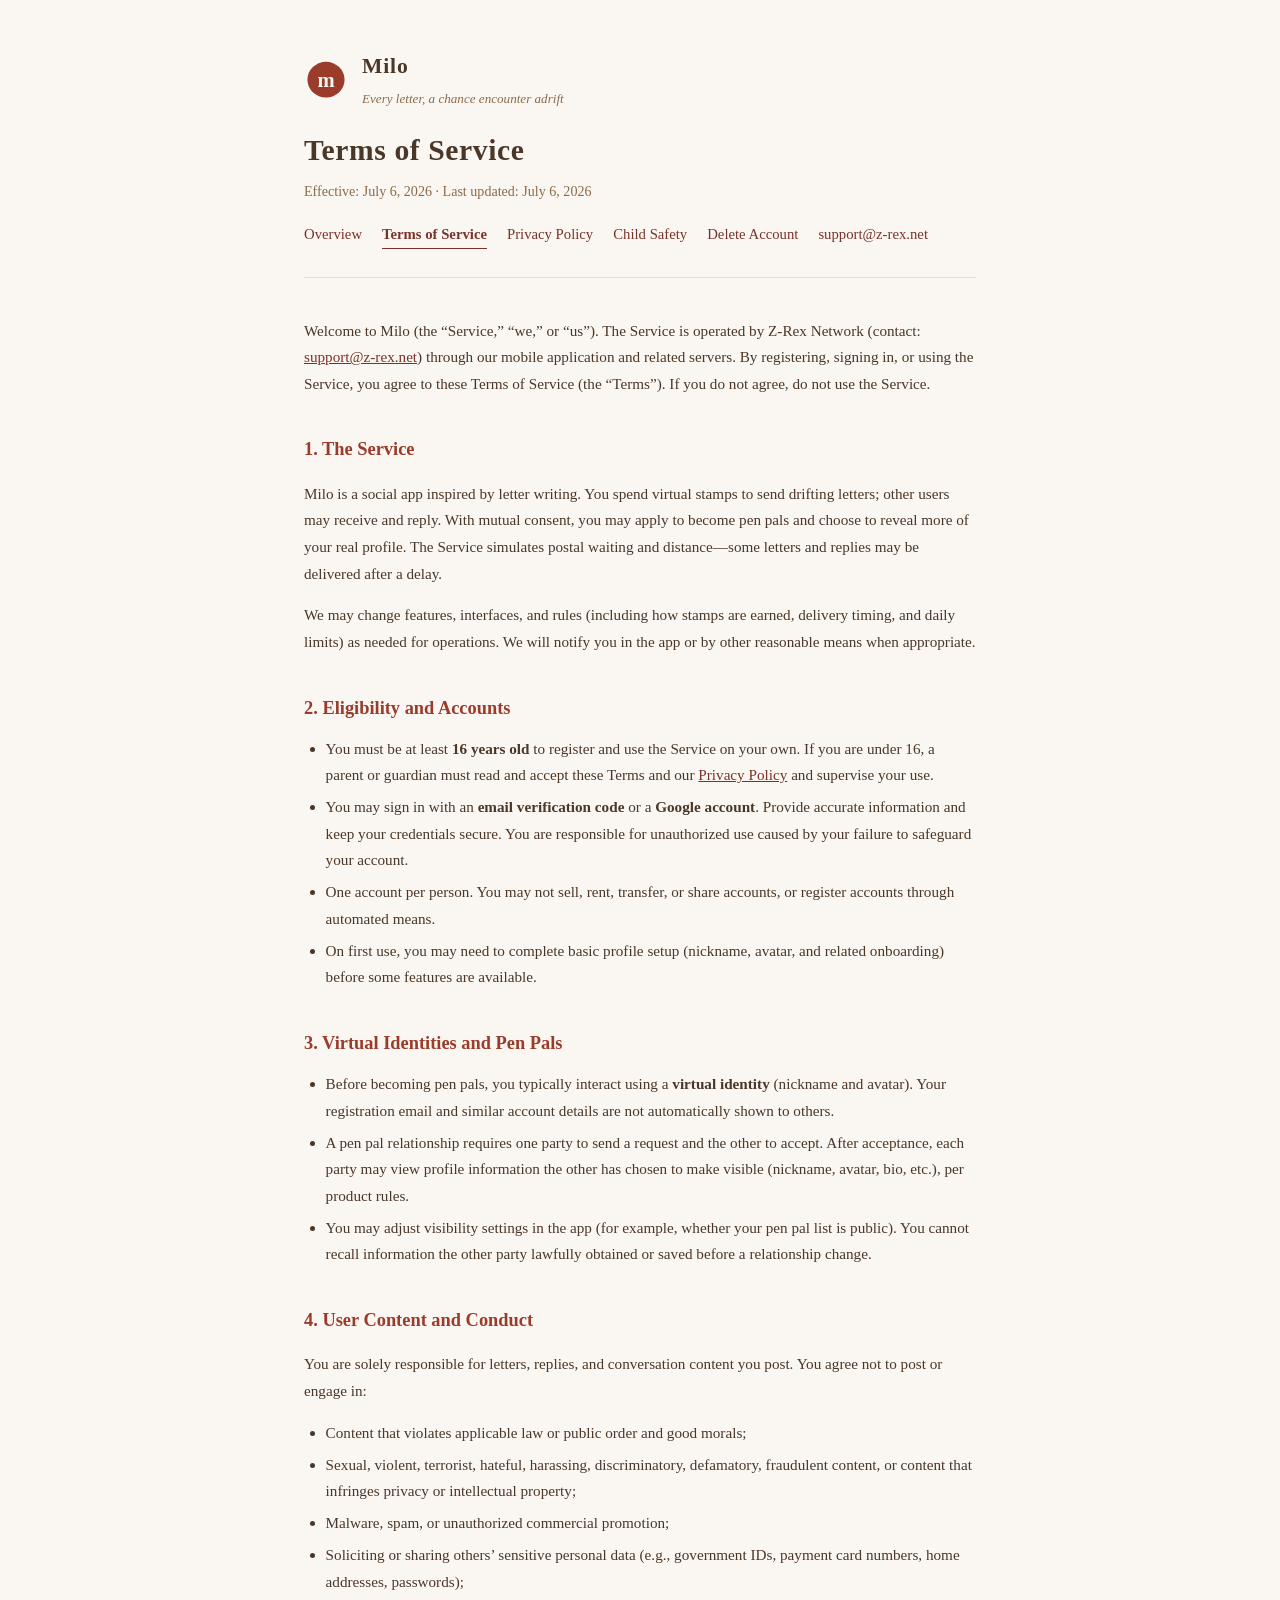
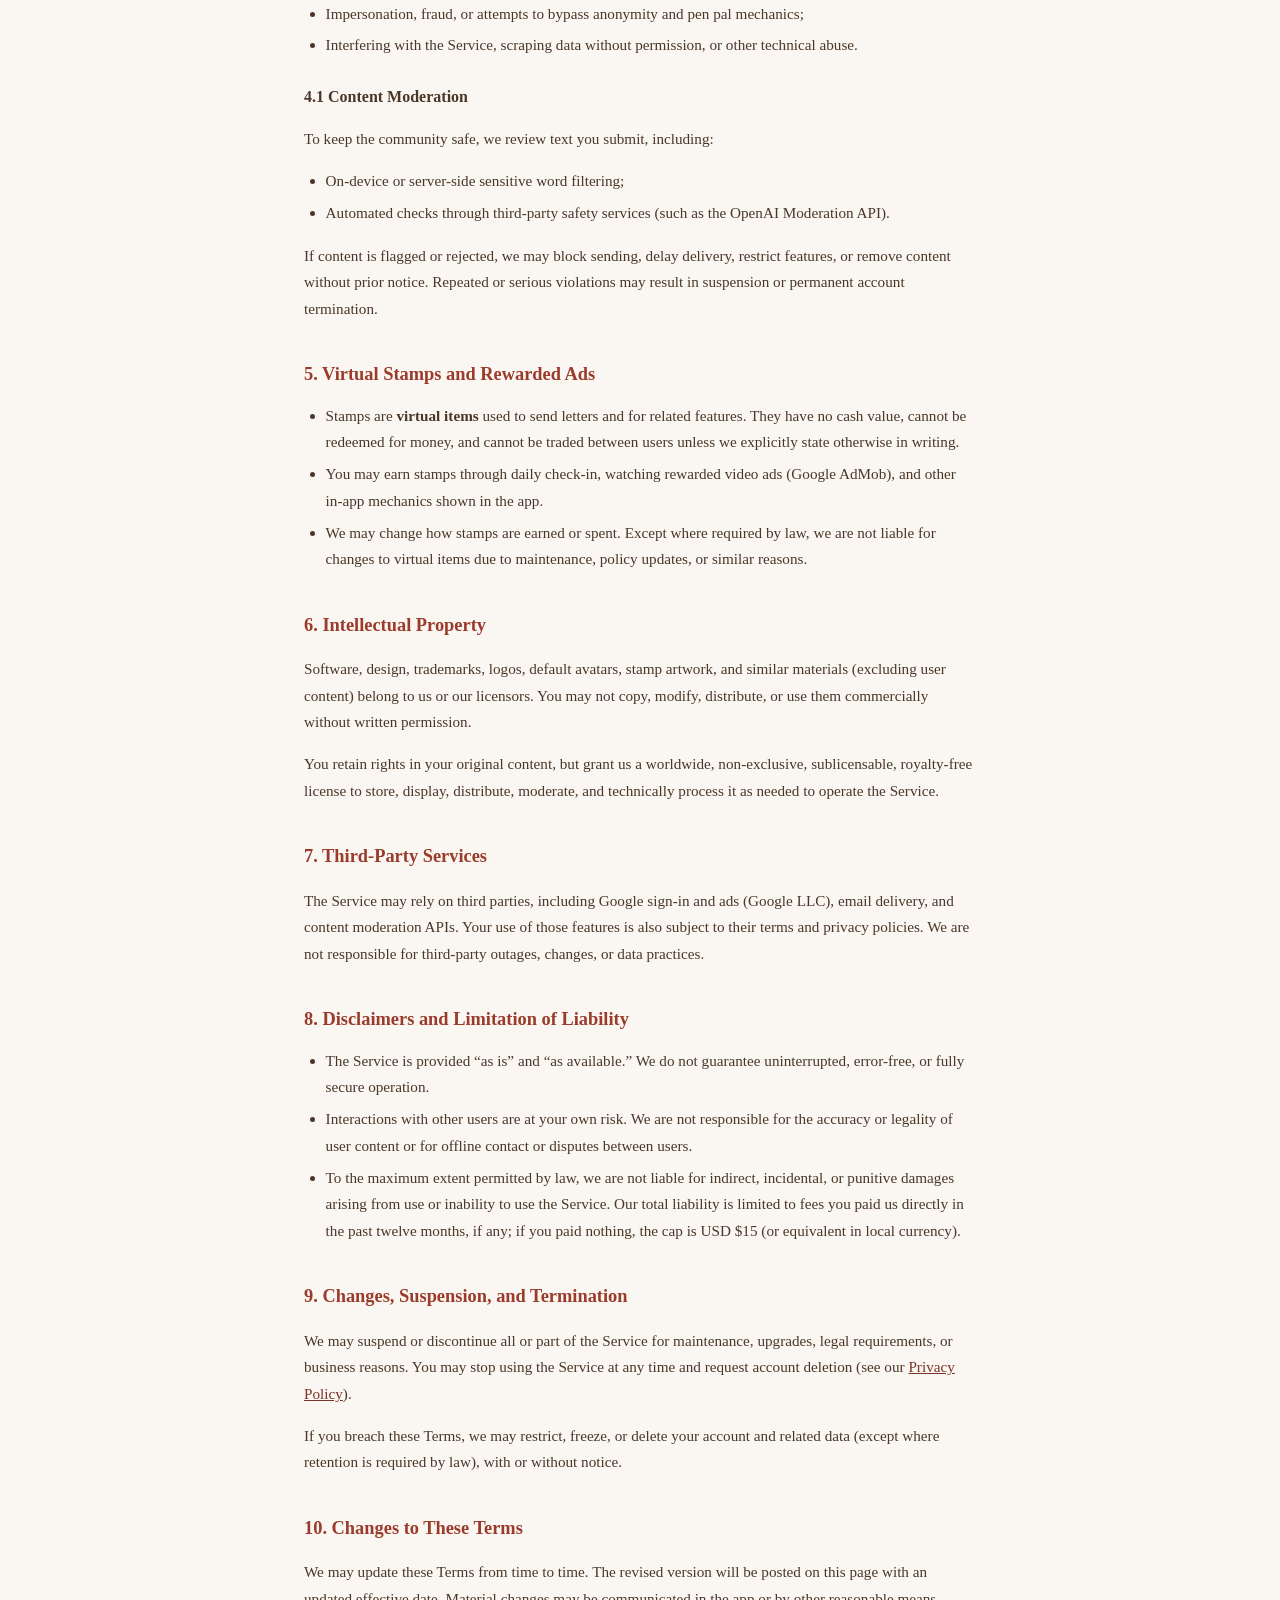
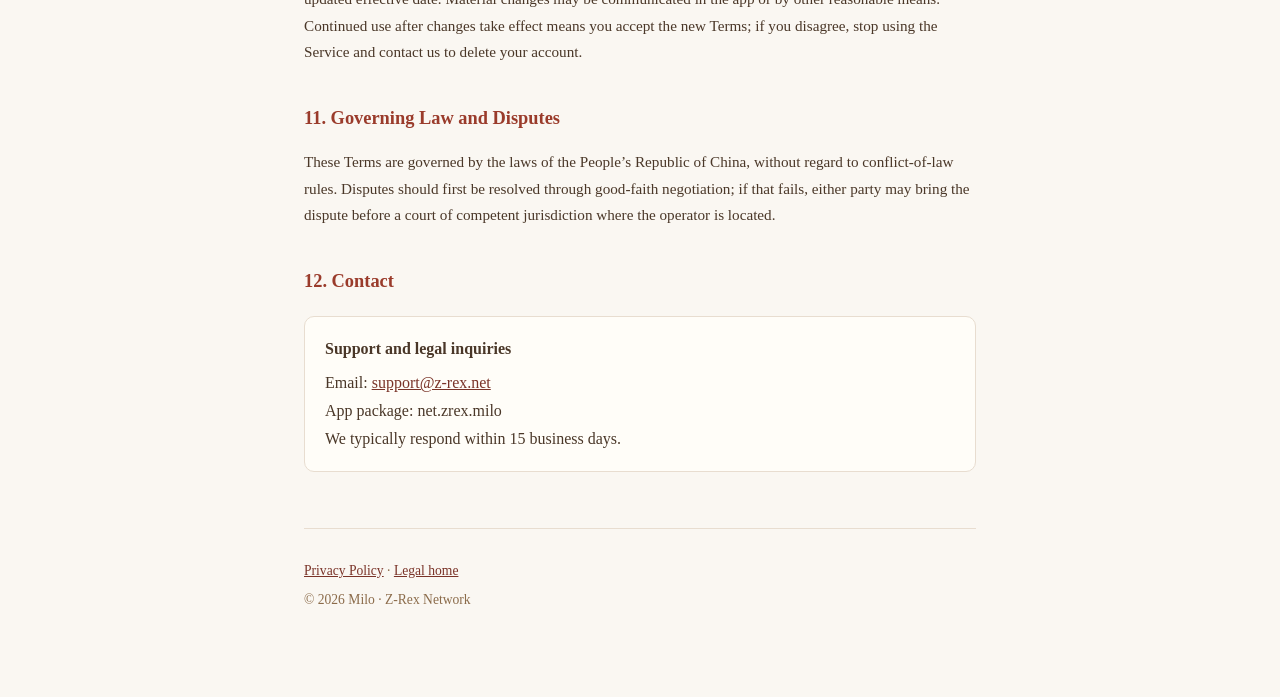
<file: terms.html>
<!DOCTYPE html>
<html lang="en">
<head>
  <meta charset="UTF-8">
  <meta name="viewport" content="width=device-width, initial-scale=1.0">
  <meta name="description" content="Milo Terms of Service">
  <title>Terms of Service · Milo</title>
  <link rel="stylesheet" href="styles.css">
</head>
<body>
  <div class="wrap">
    <header>
      <a class="brand" href="index.html">
        <svg class="brand-mark" viewBox="0 0 32 32" xmlns="http://www.w3.org/2000/svg" aria-hidden="true">
          <ellipse cx="16" cy="16.5" rx="13.5" ry="13" fill="#9a3b2b"/>
          <text x="16" y="21.5" text-anchor="middle" fill="#f9f7f2" font-family="Georgia, 'Times New Roman', serif" font-size="15" font-weight="600">m</text>
        </svg>
        <span>
          <span class="brand-name">Milo</span>
          <span class="brand-tagline">Every letter, a chance encounter adrift</span>
        </span>
      </a>
      <h1>Terms of Service</h1>
      <p class="meta">Effective: July 6, 2026 · Last updated: July 6, 2026</p>
      <nav class="legal-nav" aria-label="Legal navigation">
        <a href="index.html">Overview</a>
        <a href="terms.html" aria-current="page">Terms of Service</a>
        <a href="privacy.html">Privacy Policy</a>
        <a href="child-safety.html">Child Safety</a>
        <a href="delete-account/">Delete Account</a>
        <a href="mailto:support@z-rex.net">support@z-rex.net</a>
      </nav>
    </header>

    <main>
      <p>Welcome to Milo (the “Service,” “we,” or “us”). The Service is operated by Z-Rex Network (contact: <a href="mailto:support@z-rex.net">support@z-rex.net</a>) through our mobile application and related servers. By registering, signing in, or using the Service, you agree to these Terms of Service (the “Terms”). If you do not agree, do not use the Service.</p>

      <h2>1. The Service</h2>
      <p>Milo is a social app inspired by letter writing. You spend virtual stamps to send drifting letters; other users may receive and reply. With mutual consent, you may apply to become pen pals and choose to reveal more of your real profile. The Service simulates postal waiting and distance—some letters and replies may be delivered after a delay.</p>
      <p>We may change features, interfaces, and rules (including how stamps are earned, delivery timing, and daily limits) as needed for operations. We will notify you in the app or by other reasonable means when appropriate.</p>

      <h2>2. Eligibility and Accounts</h2>
      <ul>
        <li>You must be at least <strong>16 years old</strong> to register and use the Service on your own. If you are under 16, a parent or guardian must read and accept these Terms and our <a href="privacy.html">Privacy Policy</a> and supervise your use.</li>
        <li>You may sign in with an <strong>email verification code</strong> or a <strong>Google account</strong>. Provide accurate information and keep your credentials secure. You are responsible for unauthorized use caused by your failure to safeguard your account.</li>
        <li>One account per person. You may not sell, rent, transfer, or share accounts, or register accounts through automated means.</li>
        <li>On first use, you may need to complete basic profile setup (nickname, avatar, and related onboarding) before some features are available.</li>
      </ul>

      <h2>3. Virtual Identities and Pen Pals</h2>
      <ul>
        <li>Before becoming pen pals, you typically interact using a <strong>virtual identity</strong> (nickname and avatar). Your registration email and similar account details are not automatically shown to others.</li>
        <li>A pen pal relationship requires one party to send a request and the other to accept. After acceptance, each party may view profile information the other has chosen to make visible (nickname, avatar, bio, etc.), per product rules.</li>
        <li>You may adjust visibility settings in the app (for example, whether your pen pal list is public). You cannot recall information the other party lawfully obtained or saved before a relationship change.</li>
      </ul>

      <h2>4. User Content and Conduct</h2>
      <p>You are solely responsible for letters, replies, and conversation content you post. You agree not to post or engage in:</p>
      <ul>
        <li>Content that violates applicable law or public order and good morals;</li>
        <li>Sexual, violent, terrorist, hateful, harassing, discriminatory, defamatory, fraudulent content, or content that infringes privacy or intellectual property;</li>
        <li>Malware, spam, or unauthorized commercial promotion;</li>
        <li>Soliciting or sharing others’ sensitive personal data (e.g., government IDs, payment card numbers, home addresses, passwords);</li>
        <li>Impersonation, fraud, or attempts to bypass anonymity and pen pal mechanics;</li>
        <li>Interfering with the Service, scraping data without permission, or other technical abuse.</li>
      </ul>

      <h3>4.1 Content Moderation</h3>
      <p>To keep the community safe, we review text you submit, including:</p>
      <ul>
        <li>On-device or server-side sensitive word filtering;</li>
        <li>Automated checks through third-party safety services (such as the OpenAI Moderation API).</li>
      </ul>
      <p>If content is flagged or rejected, we may block sending, delay delivery, restrict features, or remove content without prior notice. Repeated or serious violations may result in suspension or permanent account termination.</p>

      <h2>5. Virtual Stamps and Rewarded Ads</h2>
      <ul>
        <li>Stamps are <strong>virtual items</strong> used to send letters and for related features. They have no cash value, cannot be redeemed for money, and cannot be traded between users unless we explicitly state otherwise in writing.</li>
        <li>You may earn stamps through daily check-in, watching rewarded video ads (Google AdMob), and other in-app mechanics shown in the app.</li>
        <li>We may change how stamps are earned or spent. Except where required by law, we are not liable for changes to virtual items due to maintenance, policy updates, or similar reasons.</li>
      </ul>

      <h2>6. Intellectual Property</h2>
      <p>Software, design, trademarks, logos, default avatars, stamp artwork, and similar materials (excluding user content) belong to us or our licensors. You may not copy, modify, distribute, or use them commercially without written permission.</p>
      <p>You retain rights in your original content, but grant us a worldwide, non-exclusive, sublicensable, royalty-free license to store, display, distribute, moderate, and technically process it as needed to operate the Service.</p>

      <h2>7. Third-Party Services</h2>
      <p>The Service may rely on third parties, including Google sign-in and ads (Google LLC), email delivery, and content moderation APIs. Your use of those features is also subject to their terms and privacy policies. We are not responsible for third-party outages, changes, or data practices.</p>

      <h2>8. Disclaimers and Limitation of Liability</h2>
      <ul>
        <li>The Service is provided “as is” and “as available.” We do not guarantee uninterrupted, error-free, or fully secure operation.</li>
        <li>Interactions with other users are at your own risk. We are not responsible for the accuracy or legality of user content or for offline contact or disputes between users.</li>
        <li>To the maximum extent permitted by law, we are not liable for indirect, incidental, or punitive damages arising from use or inability to use the Service. Our total liability is limited to fees you paid us directly in the past twelve months, if any; if you paid nothing, the cap is USD $15 (or equivalent in local currency).</li>
      </ul>

      <h2>9. Changes, Suspension, and Termination</h2>
      <p>We may suspend or discontinue all or part of the Service for maintenance, upgrades, legal requirements, or business reasons. You may stop using the Service at any time and request account deletion (see our <a href="privacy.html">Privacy Policy</a>).</p>
      <p>If you breach these Terms, we may restrict, freeze, or delete your account and related data (except where retention is required by law), with or without notice.</p>

      <h2>10. Changes to These Terms</h2>
      <p>We may update these Terms from time to time. The revised version will be posted on this page with an updated effective date. Material changes may be communicated in the app or by other reasonable means. Continued use after changes take effect means you accept the new Terms; if you disagree, stop using the Service and contact us to delete your account.</p>

      <h2>11. Governing Law and Disputes</h2>
      <p>These Terms are governed by the laws of the People’s Republic of China, without regard to conflict-of-law rules. Disputes should first be resolved through good-faith negotiation; if that fails, either party may bring the dispute before a court of competent jurisdiction where the operator is located.</p>

      <h2>12. Contact</h2>
      <div class="card">
        <strong>Support and legal inquiries</strong>
        Email: <a href="mailto:support@z-rex.net">support@z-rex.net</a><br>
        App package: net.zrex.milo<br>
        We typically respond within 15 business days.
      </div>
    </main>

    <footer>
      <p><a href="privacy.html">Privacy Policy</a> · <a href="index.html">Legal home</a></p>
      <p>© 2026 Milo · Z-Rex Network</p>
    </footer>
  </div>
</body>
</html>
</file>
<file: styles.css>
:root {
  --paper: #faf7f2;
  --paper-elevated: #fffdf8;
  --ink: #4a3728;
  --ink-muted: #8b6b4a;
  --border: #e8ddd0;
  --accent: #9a3b2b;
  --link: #7a3328;
  --max-width: 720px;
}

*,
*::before,
*::after {
  box-sizing: border-box;
}

html {
  font-size: 16px;
  -webkit-text-size-adjust: 100%;
}

body {
  margin: 0;
  min-height: 100vh;
  font-family: Georgia, "Times New Roman", Times, serif;
  line-height: 1.75;
  color: var(--ink);
  background: var(--paper);
}

.wrap {
  max-width: var(--max-width);
  margin: 0 auto;
  padding: 48px 24px 80px;
}

header {
  margin-bottom: 40px;
  padding-bottom: 28px;
  border-bottom: 1px solid var(--border);
}

.brand {
  display: flex;
  align-items: center;
  gap: 14px;
  margin-bottom: 20px;
  text-decoration: none;
  color: inherit;
}

.brand-mark {
  width: 44px;
  height: 44px;
  flex-shrink: 0;
}

.brand-name {
  font-size: 1.35rem;
  font-weight: 600;
  letter-spacing: 0.04em;
}

.brand-tagline {
  display: block;
  font-size: 0.82rem;
  color: var(--ink-muted);
  font-style: italic;
  margin-top: 2px;
}

h1 {
  margin: 0 0 10px;
  font-size: 1.85rem;
  font-weight: 600;
  letter-spacing: 0.02em;
  line-height: 1.3;
}

.meta {
  margin: 0;
  font-size: 0.88rem;
  color: var(--ink-muted);
}

nav.legal-nav {
  display: flex;
  flex-wrap: wrap;
  gap: 12px 20px;
  margin-top: 18px;
  font-size: 0.92rem;
}

nav.legal-nav a {
  color: var(--link);
  text-decoration: none;
  border-bottom: 1px solid transparent;
}

nav.legal-nav a:hover,
nav.legal-nav a[aria-current="page"] {
  border-bottom-color: var(--link);
}

nav.legal-nav a[aria-current="page"] {
  font-weight: 600;
}

main h2 {
  margin: 36px 0 12px;
  font-size: 1.15rem;
  font-weight: 600;
  color: var(--accent);
}

main h3 {
  margin: 24px 0 8px;
  font-size: 1rem;
  font-weight: 600;
}

main p,
main li {
  font-size: 0.95rem;
}

main ul,
main ol {
  padding-left: 1.35em;
  margin: 0.6em 0 1em;
}

main li + li {
  margin-top: 0.35em;
}

a {
  color: var(--link);
}

.card {
  background: var(--paper-elevated);
  border: 1px solid var(--border);
  border-radius: 10px;
  padding: 18px 20px;
  margin: 1.2em 0;
}

.card strong {
  display: block;
  margin-bottom: 6px;
}

.perm-table {
  width: 100%;
  border-collapse: collapse;
  margin: 1.25em 0;
  font-size: 0.92rem;
}

.perm-table th,
.perm-table td {
  border: 1px solid var(--border);
  padding: 12px 14px;
  text-align: left;
  vertical-align: top;
}

.perm-table th {
  background: var(--paper-elevated);
  font-weight: 600;
}

.perm-table code {
  font-size: 0.85em;
  word-break: break-word;
}

@media (max-width: 600px) {
  .perm-table {
    font-size: 0.85rem;
  }

  .perm-table th,
  .perm-table td {
    display: block;
    width: 100%;
  }

  .perm-table th {
    border-bottom: none;
    padding-bottom: 6px;
  }

  .perm-table td {
    border-top: none;
    padding-top: 0;
    margin-bottom: 12px;
  }
}

footer {
  margin-top: 56px;
  padding-top: 24px;
  border-top: 1px solid var(--border);
  font-size: 0.85rem;
  color: var(--ink-muted);
}

footer p {
  margin: 0.4em 0;
}

@media (max-width: 600px) {
  .wrap {
    padding: 32px 18px 64px;
  }

  h1 {
    font-size: 1.55rem;
  }
}

@media (prefers-color-scheme: dark) {
  :root {
    --paper: #1a1612;
    --paper-elevated: #221c18;
    --ink: #f0e8dc;
    --ink-muted: #a89888;
    --border: #3d342c;
    --accent: #d4846e;
    --link: #e8a090;
  }
}
</file>
